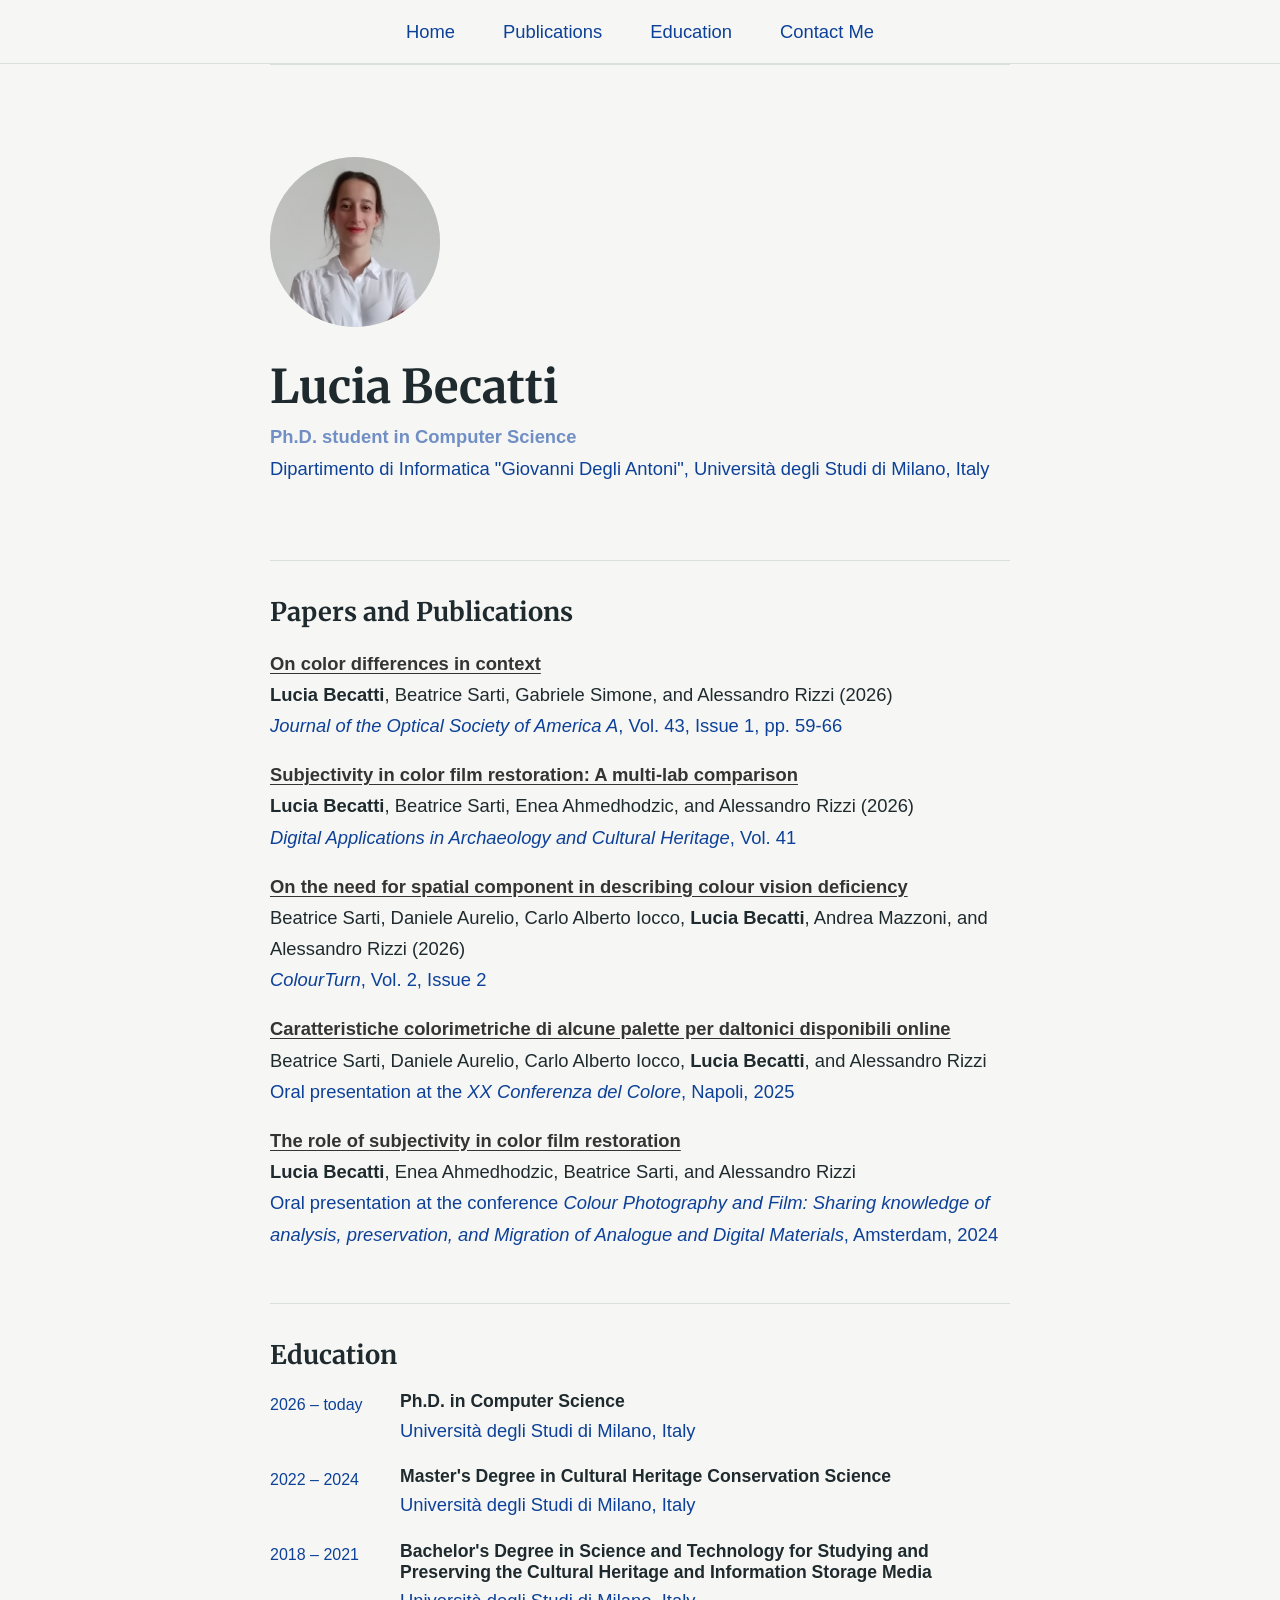
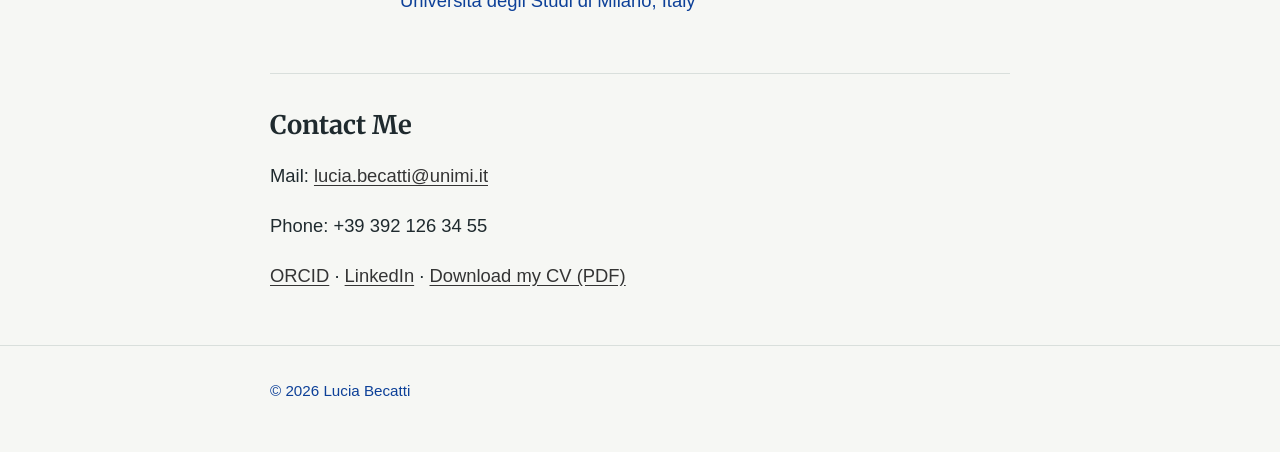
<file: index.html>
<!DOCTYPE html>
<html lang="it">
<head>
<meta charset="UTF-8">
<meta name="viewport" content="width=device-width, initial-scale=1">
<title>Lucia Becatti</title>
<meta name="description" content="Sito personale di Nome Cognome, dottoranda in [Disciplina] presso [Università].">

<!-- Font da Google Fonts: puoi cambiarli scegliendone altri su fonts.google.com -->
<link rel="preconnect" href="https://fonts.googleapis.com">
<link href="https://fonts.googleapis.com/css2?family=Fraunces:opsz,wght@9..144,500;9..144,700&family=Public+Sans:wght@400;500;600&display=swap" rel="stylesheet">

<link rel="preconnect" href="https://fonts.googleapis.com">
<link rel="preconnect" href="https://fonts.gstatic.com" crossorigin>
<link href="https://fonts.googleapis.com/css2?family=Merriweather:ital,wght@0,300;0,400;0,700;1,300&display=swap" rel="stylesheet">

<link rel="stylesheet" type="text/css" href="./style.css">  

</head>

<body>

<!-- =====================================================
     MENU: i link puntano alle sezioni tramite il loro id.
     Se elimini una sezione, elimina anche il suo link qui.
     ===================================================== -->
<header>
  <div class="contenitore">
    <nav>      
      <a href="#home">Home</a>
<!--       <a href="#chi-sono">Chi sono</a>
      <a href="#ricerca">Ricerca</a> -->
      <a href="#pubblicazioni">Publications</a>
      <a href="#formazione">Education</a>
      <a href="#contatti">Contact Me</a>
    </nav>
  </div>
</header>

<main class="contenitore">

  <!-- PRESENTAZIONE -->
  <section id="home">
    <div class="intro" id="chi-sono">
      <img src="photo.png" alt="Foto di Lucia Becatti">
      <div>
        <h1>Lucia Becatti</h1>
        <p class="ruolo">Ph.D. student in Computer Science</p>
        <p class="affiliazione">Dipartimento di Informatica "Giovanni Degli Antoni", Università degli Studi di Milano, Italy</p>
      </div>
    </div>
  </section>

<!--   <section>
    <h2>Chi sono</h2>
    <p>Sono dottoranda del XLII ciclo in informatica presso l'Università degli Studi
      di Milano, sotto la supervisione del Prof. Alessandro Rizzi nel laboratorio MIPS.
      Mi occupo di colorimetria, con un interesse particolare sul daltonismo.</p>
    <p>Prima del dottorato ho studiato diagnostica dei beni culturali, sempre a Milano.</p>
  </section> -->

  <!-- RICERCA -->
<!--   <section id="ricerca">
    <h2>Ricerca</h2>
    <p>Il mio progetto di dottorato, intitolato <em>"[Titolo della tesi]"</em>, indaga [domanda di ricerca in due frasi semplici,
      comprensibili anche a chi non è del settore].</p> -->
    <!-- Aggiungi o togli <li> a piacere -->
<!--     <ul class="tag-lista">
      <li>Colore</li>
      <li>Daltonismo</li>
      <li>Parola chiave 3</li>
    </ul>
  </section> -->

  <!-- PUBBLICAZIONI: copia un blocco <li>...</li> per ogni lavoro -->
  <section id="pubblicazioni">
    <h2>Papers and Publications</h2>
    <ul class="pubblicazioni">
      <li>
        <a href="https://doi.org/10.1364/JOSAA.580640"><strong>On color differences in context</strong></a><br>
        <span class="mіо-nome">Lucia Becatti</span>, Beatrice Sarti, Gabriele Simone, and Alessandro Rizzi (2026)<br>
        <span class="rivista"><em>Journal of the Optical Society of America A</em>, Vol. 43, Issue 1, pp. 59-66</span><br>
        
      </li>
      <li>
        <a href="https://doi.org/10.1016/j.daach.2026.e00538"><strong>Subjectivity in color film restoration: A multi-lab comparison</strong></a><br>
        <span class="mіо-nome">Lucia Becatti</span>, Beatrice Sarti, Enea Ahmedhodzic, and Alessandro Rizzi (2026)<br>
        <span class="rivista"><em>Digital Applications in Archaeology and Cultural Heritage</em>, Vol. 41</span><br>
      </li>
      <li>
        <a href="http://dx.doi.org/https://doi.org/10.25538/tct.v2i2.8819"><strong>On the need for spatial component in describing colour vision deficiency</strong></a><br>
        Beatrice Sarti, Daniele Aurelio, Carlo Alberto Iocco, <span class="mіо-nome">Lucia Becatti</span>, Andrea Mazzoni, and Alessandro Rizzi (2026)<br>
        <span class="rivista"><em>ColourTurn</em>, Vol. 2, Issue 2</span><br>
      </li>
      <li>
        <a href="https://doi.org/10.23738/RCASB.017"><strong>Caratteristiche colorimetriche di alcune palette per daltonici disponibili online</strong></a><br>
        Beatrice Sarti, Daniele Aurelio, Carlo Alberto Iocco, <span class="mіо-nome">Lucia Becatti</span>, and Alessandro Rizzi<br>
        <span class="rivista">Oral presentation at the <em>XX Conferenza del Colore</em>, Napoli, 2025</span>
      </li>
      <li>
        <a href="https://doi.org/10.23738/RCASB.013"><strong>The role of subjectivity in color film restoration</strong></a><br>
        <span class="mіо-nome">Lucia Becatti</span>, Enea Ahmedhodzic, Beatrice Sarti, and Alessandro Rizzi<br>
        <span class="rivista">Oral presentation at the conference <em>Colour Photography and Film: Sharing knowledge of analysis,
          preservation, and Migration of Analogue and Digital Materials</em>, Amsterdam, 2024</span>
      </li>
    </ul>
  </section>

  <!-- FORMAZIONE: copia un blocco <div class="voce"> per ogni tappa -->
  <section id="formazione">
    <h2>Education</h2>
    <div class="voce">
      <div class="data">2026 – today</div>
      <div><h3>Ph.D. in Computer Science</h3>
        <p>Università degli Studi di Milano, Italy</p></div>
    </div>
    <div class="voce">
      <div class="data">2022 – 2024</div>
      <div><h3>Master's Degree in Cultural Heritage Conservation Science</h3>
        <p>Università degli Studi di Milano, Italy</p></div>
    </div>
    <div class="voce">
      <div class="data">2018 – 2021</div>
      <div><h3>Bachelor's Degree in Science and Technology for Studying and Preserving the Cultural Heritage and Information Storage Media</h3>
        <p>Università degli Studi di Milano, Italy</p></div>
    </div>
  </section>

  <!-- CONTATTI -->
  <section id="contatti">
    <h2>Contact Me</h2>
    <p>Mail: <a href="mailto:lucia.becatti@unimi.it">lucia.becatti@unimi.it</a></p>
    <p>Phone: +39 392 126 34 55</p>
    <p>
      <!-- <a href="https://scholar.google.com/">Google Scholar</a> · -->
      <a href="https://orcid.org/0009-0009-1295-311X">ORCID</a> ·
      <a href="https://www.linkedin.com/in/lucia-becatti-it/">LinkedIn</a> ·
      <a href="cv.pdf">Download my CV (PDF)</a>
    </p>
  </section>

</main>

<footer>
  <div class="contenitore">© 2026 Lucia Becatti</div>
</footer>

</body>
</html>
</file>
<file: style.css>
/* =====================================================
   1. PERSONALIZZA QUI: colori, font, larghezza
   Cambia solo questi valori e tutto il sito si aggiorna
   ===================================================== */
:root {
  --sfondo: #f6f7f4;        /* colore di fondo della pagina */
  --testo: #1f2a2e;         /* colore del testo */
  --testo-secondario: #0d4098;
  --accento: #718fc4;       /* colore di link e titoli in evidenza */
  --linea: #d9dfdc;         /* colore delle linee di separazione */
  --link: #343434;
  --font-titoli: "Merriweather", Georgia, serif;
  --font-testo: "Candara", Calibri, Segoe UI, Roboto, sans-serif;
  --larghezza: 780px;       /* larghezza della colonna di testo */
}

/* Tema scuro automatico (se il dispositivo lo usa). Puoi cancellare questo blocco se non lo vuoi */
@media (prefers-color-scheme: dark) {
  :root {
    --sfondo: #151b1d; --testo: #e8ecea; --testo-secondario: #afc8f4;
    --accento: #5478b5; --linea: #2c383b; --link: #a7a7a7;
  }
}

/* =====================================================
   2. STILE GENERALE (di solito non serve toccarlo)
   ===================================================== */
* { box-sizing: border-box; }
html { scroll-behavior: smooth; }
body {
  margin: 0; background: var(--sfondo); color: var(--testo);
  font-family: var(--font-testo); font-size: 1.15rem; line-height: 1.7;
}
.contenitore { max-width: var(--larghezza); margin: 0 auto; padding: 0 1.25rem; }
a { color: var(--link); text-underline-offset: 3px; }
a:focus-visible { outline: 3px solid var(--accento); outline-offset: 2px; }
h1, h2, h3 { font-family: var(--font-titoli); line-height: 1.2; margin: 0; }
h2 { font-size: 1.6rem; margin-bottom: 1.25rem; }
h3 { font-size: 1.1rem; font-family: var(--font-testo); font-weight: 600; }

/* Menu in alto */
header { border-bottom: 1px solid var(--linea); }
nav { display: flex; flex-wrap: wrap; gap: 0.5rem 3rem; padding: 1rem 0; font-weight: 500; justify-content: center;}
nav a { text-decoration: none; color: var(--testo-secondario); }
nav a:hover { color: var(--accento); }

/* Presentazione iniziale */
.intro { display: flex; gap: 2rem; align-items: center; padding: 3.5rem 0 2.5rem; flex-wrap: wrap; }
.intro img { width: 170px; height: 170px; object-fit: cover; border-radius: 50%; background: var(--linea); }
.intro h1 { font-size: clamp(2rem, 6vw, 2.9rem); }
.ruolo { color: var(--accento); font-weight: 600; margin: .4rem 0 0; }
.affiliazione { color: var(--testo-secondario); margin: 0; }

section { padding: 2.25rem 0; border-top: 1px solid var(--linea); }

/* Liste con date (formazione, esperienze) */
.voce { display: grid; grid-template-columns: 110px 1fr; gap: .25rem 1.25rem; margin-bottom: 1.25rem; }
.voce .data { color: var(--testo-secondario); font-size: 1rem; }
.voce p { margin: .15rem 0 0; color: var(--testo-secondario); }
@media (max-width: 560px) { .voce { grid-template-columns: 1fr; } }

/* Pubblicazioni */
.pubblicazioni { list-style: none; padding: 0; margin: 0; }
.pubblicazioni li { margin-bottom: 1.1rem; }
.pubblicazioni .rivista { color: var(--testo-secondario); }
.mіо-nome {font-weight: bold; ;}

/* Etichette per gli interessi di ricerca */
.tag-lista { display: flex; flex-wrap: wrap; gap: .5rem; padding: 0; list-style: none; margin: 1rem 0 0; }
.tag-lista li { border: 1px solid var(--accento); color: var(--accento); border-radius: 999px; padding: .1rem .8rem; font-size: .95rem; }

footer { padding: 2rem 0 3rem; border-top: 1px solid var(--linea); color: var(--testo-secondario); font-size: .95rem; }
</file>
